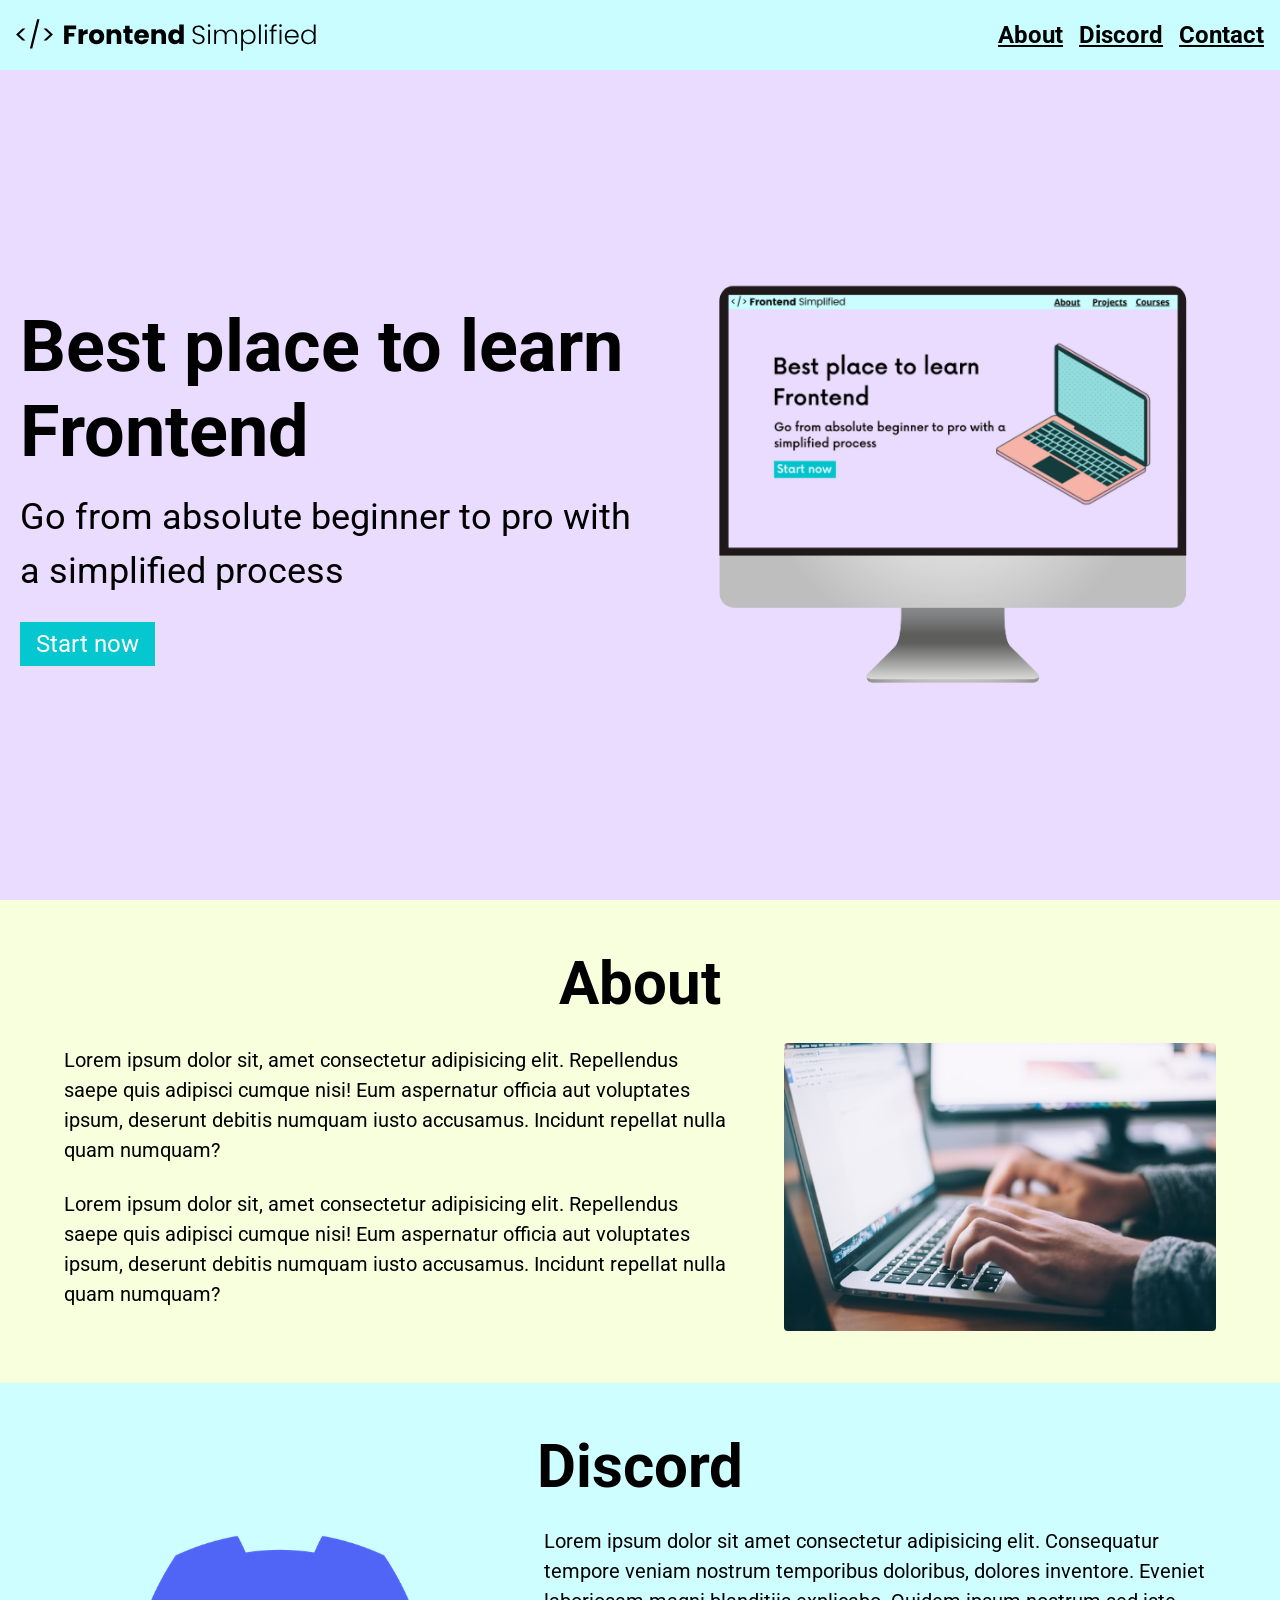
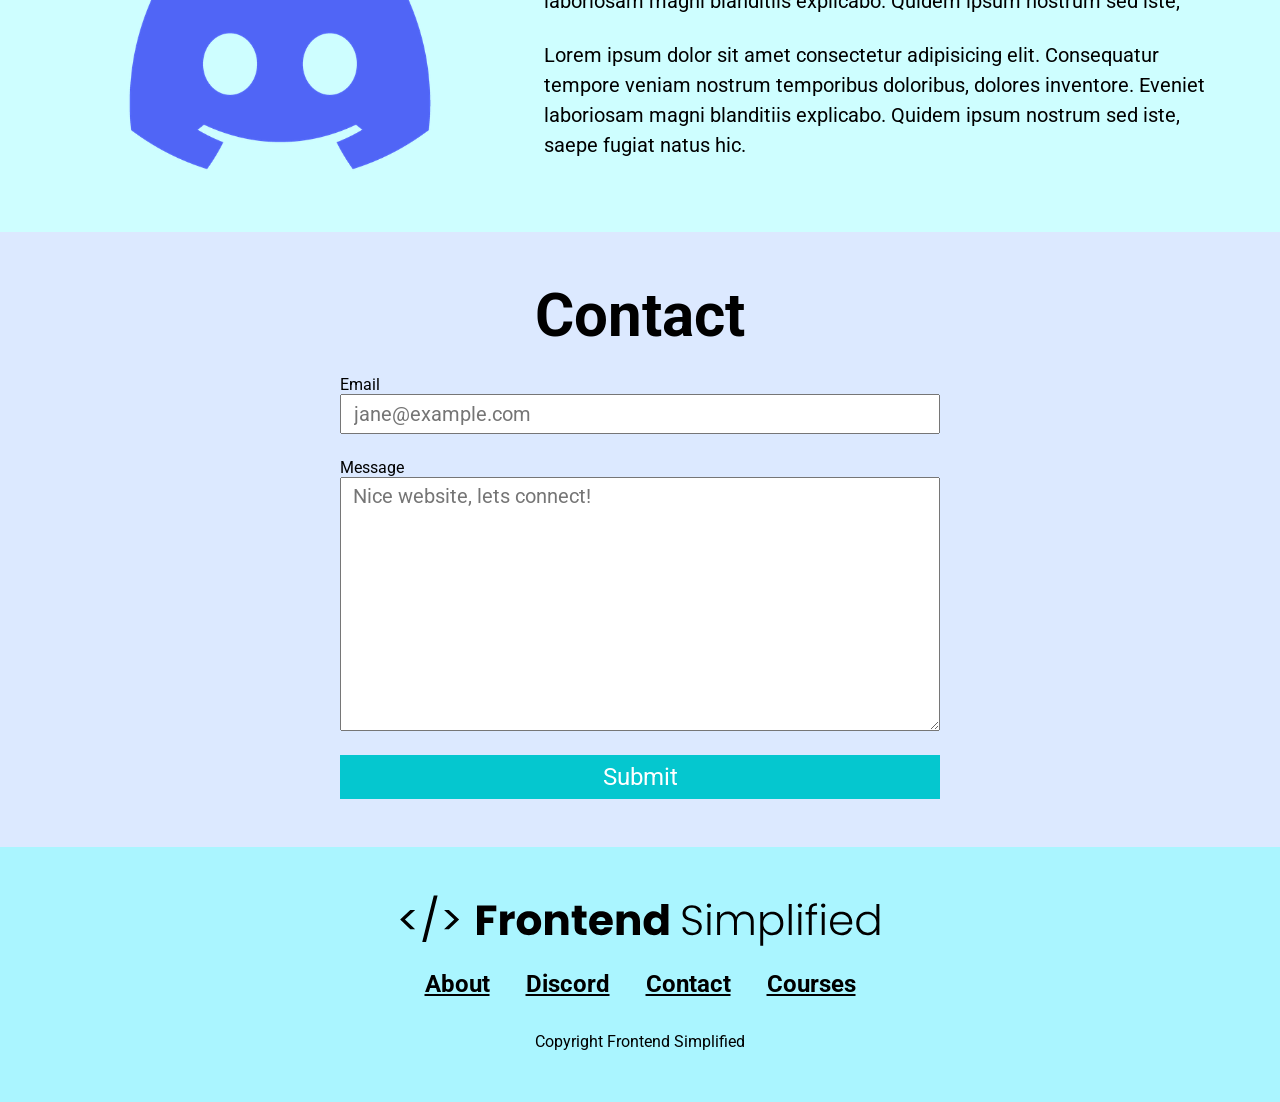
<file: Responsive CSS/index.html>
<!DOCTYPE html>
<html lang="en">

<head>
  <meta charset="UTF-8">
  <meta http-equiv="X-UA-Compatible" content="IE=edge">
  <meta name="viewport" content="width=device-width, initial-scale=1.0">
  <title>Document</title>
  <link rel="stylesheet" href="./style.css">
</head>

<body>
  <section>
    <nav>
      <img class="logo" src="./assets/FES.svg" alt="" />
      <ul>
        <li><a href="#about">About</a></li>
        <li><a href="#discord">Discord</a></li>
        <li><a href="#contact">Contact</a></li>
      </ul>
    </nav>
    <header>
      <div class="row">
        <div class="home__description">
          <h1>Best place to learn Frontend</h1>
          <p class="subheader">Go from absolute beginner to pro with a simplified process</p>
          <button>Start now</button>
        </div>
        <figure class="home__img--wrapper">
          <img class="home__img" src="./assets/laptop.png" alt="" />
        </figure>
      </div>
    </header>
  </section>

  <main>
    <section id="about">
      <h2>About</h2>
      <div class="section__description">
        <div class="section__description--wrapper">
          <p class="section__description--para">
            Lorem ipsum dolor sit, amet consectetur adipisicing elit. Repellendus saepe quis adipisci cumque nisi! Eum
            aspernatur officia aut voluptates ipsum, deserunt debitis numquam iusto accusamus. Incidunt repellat nulla
            quam numquam?
          </p>
          <p class="section__description--para">
            Lorem ipsum dolor sit, amet consectetur adipisicing elit. Repellendus saepe quis adipisci cumque nisi! Eum
            aspernatur officia aut voluptates ipsum, deserunt debitis numquam iusto accusamus. Incidunt repellat nulla
            quam numquam?
          </p>
        </div>
        <figure class="about__img--wrapper">
          <img src="./assets/about.jpg" alt="" />
        </figure>
      </div>
    </section>

    <section id="discord">
      <h2>Discord</h2>
      <div class="section__description">
        <figure class="about__img--wrapper">
          <img src="./assets/discord.png" alt="" />
        </figure>
        <div class="section__description--wrapper">
          <p class="section__description--para">Lorem ipsum dolor sit amet consectetur adipisicing elit. Consequatur
            tempore veniam nostrum temporibus
            doloribus, dolores inventore. Eveniet laboriosam magni blanditiis explicabo. Quidem ipsum nostrum sed iste,
          <p class="section__description--para">Lorem ipsum dolor sit amet consectetur adipisicing elit. Consequatur
            tempore veniam nostrum temporibus
            doloribus, dolores inventore. Eveniet laboriosam magni blanditiis explicabo. Quidem ipsum nostrum sed iste,
            saepe fugiat natus hic.</p>
        </div>

      </div>
    </section>

    <section id="contact">
      <h2>Contact</h2>
      <form action="">
        <span>Email</span>
        <input type="email" placeholder="jane@example.com" />
        <span>Message</span>
        <textarea name="" id="" cols="30" rows="10" placeholder="Nice website, lets connect!"></textarea>
        <button>Submit</button>
      </form>
    </section>
  </main>

  <footer>
    <img class="footer__logo" src="./assets/FES.svg" alt="" />
    <div class="footer__links">
      <a class="footer__link" href="#about">About</a>
      <a class="footer__link" href="#discord">Discord</a>
      <a class="footer__link" href="#contact">Contact</a>
      <a class="footer__link" href="">Courses</a>
    </div>
    <p>Copyright Frontend Simplified</p>
  </footer>
</body>

</html>
</file>
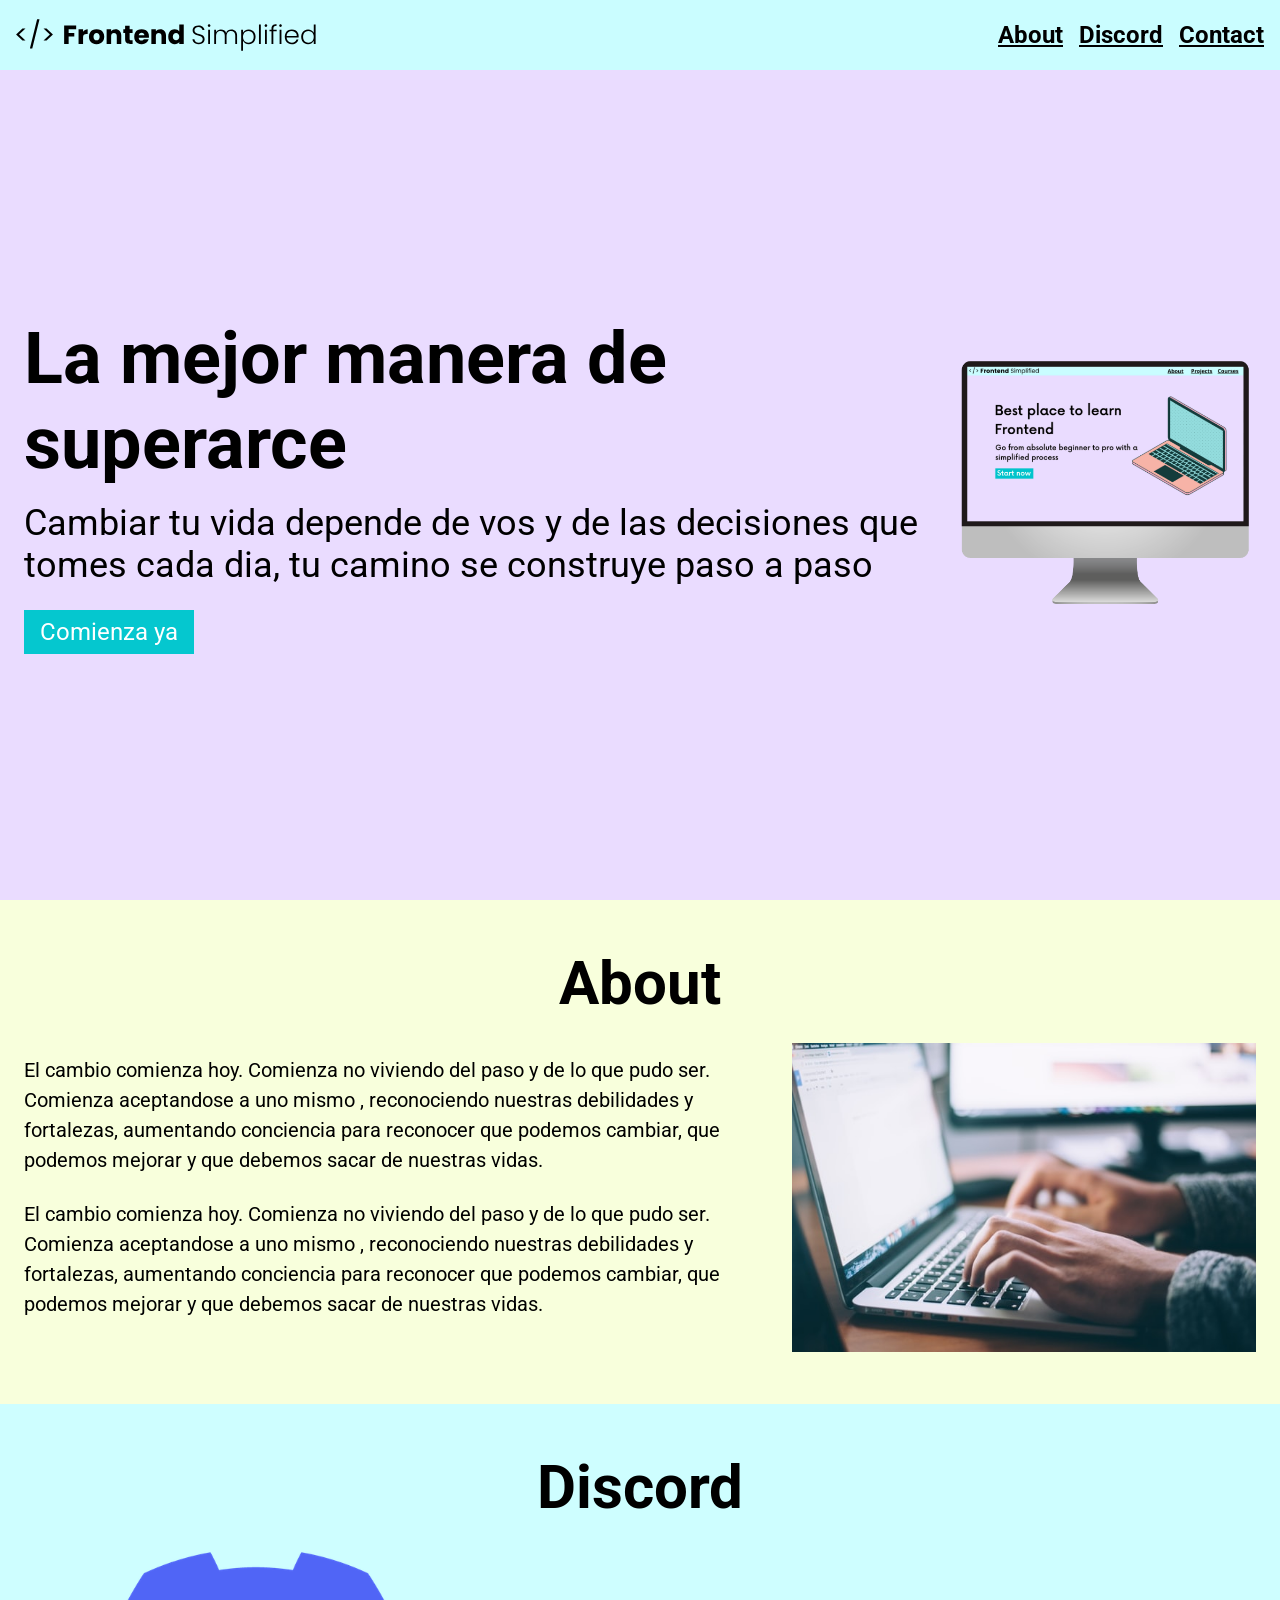
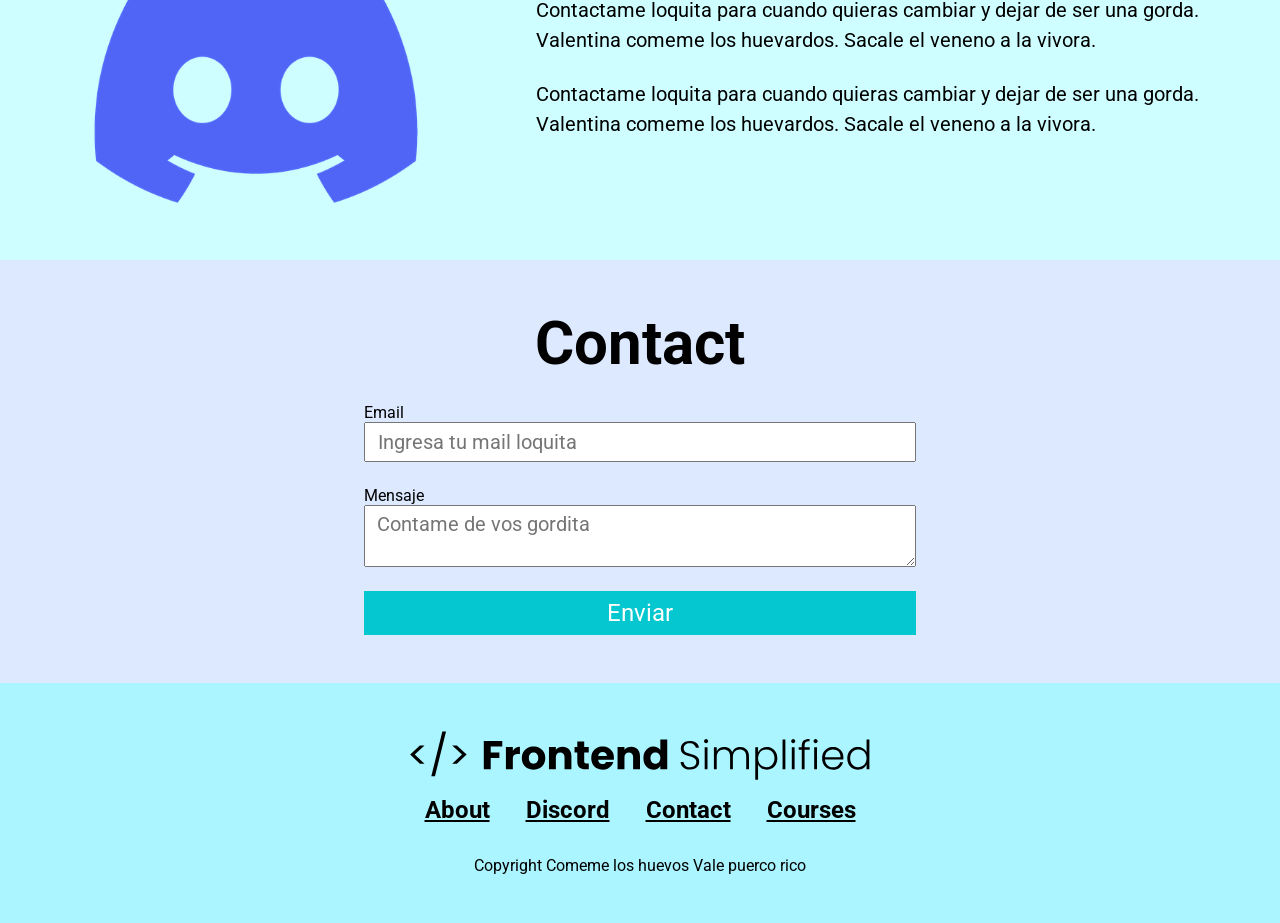
<file: pagina12.html>
<!DOCTYPE html>
<html lang="en">
<head>
    <meta charset="UTF-8">
    <meta name="viewport" content="width=device-width, initial-scale=1.0">
    <title>Document</title>
    <link rel="stylesheet" href="./pagina12.css">
</head>
<body>
    <section>
        <nav>
            <img src="./HTML Practise Assets/FES.svg" class="logo" alt="">
            <ul>
                <li><a href="#about">About</a></li>
                <li><a href="#discord">Discord</a></li>
                <li><a href="#contact">Contact</a></li>
            </ul>
        </nav>
        <header>
          <div class="row">
             <div class="home__description">
                <h1>La mejor manera de superarce</h1>
                <p class="subtitle">Cambiar tu vida depende de vos y de las decisiones que tomes cada dia, tu camino se construye paso a paso</p>
                <button class="home__description--button">Comienza ya </button>
             </div>
             <figure>
                <img src="./HTML Practise Assets/laptop.png" alt="Home Page Img">
             </figure>
          </div>
        </header>
    </section>

    <main>
        
      <section id="about">
          <h2>About</h2>
        <div class="row">
          <div class="section__description">
          <div class="section__description--wrapper">
            <p class="about__parrafo">El cambio comienza hoy.
               Comienza no viviendo del paso y de lo que pudo ser.
               Comienza aceptandose a uno mismo , reconociendo nuestras debilidades y fortalezas, aumentando conciencia para reconocer que podemos cambiar, que podemos mejorar y que debemos sacar de nuestras vidas.
            </p>
            <p class="about__parrafo">El cambio comienza hoy.
               Comienza no viviendo del paso y de lo que pudo ser.
               Comienza aceptandose a uno mismo , reconociendo nuestras debilidades y fortalezas, aumentando conciencia para reconocer que podemos cambiar, que podemos mejorar y que debemos sacar de nuestras vidas.
            </p>
          </div> 
          <figure class="about__imagen--wrapper">
            <img src="./HTML Practise Assets/about.jpg" alt="">
          </figure>
          </div>
        </div>
      </section>  
        
      <section id="discord">
          <h2>Discord</h2>
       <div class="section__description">
            <figure class="about__imagen--wrapper">
              <img src="./HTML Practise Assets/discord.png" alt="">
            </figure>
          <div class="section__description--wrapper">
            <p class="about__parrafo">Contactame loquita para cuando quieras cambiar y dejar de ser una gorda.
               Valentina comeme los huevardos.
               Sacale el veneno a la vivora.</p>  
            <p class="about__parrafo">Contactame loquita para cuando quieras cambiar y dejar de ser una gorda.
               Valentina comeme los huevardos.
               Sacale el veneno a la vivora.</p>
          </div>
       </div>
      </section>

      <section id="contact">
          <h2>Contact</h2>
          <form>
            <span>Email</span>
            <input type="email" placeholder="Ingresa tu mail loquita">
            <span>Mensaje</span>
            <textarea type="text" placeholder="Contame de vos gordita"></textarea>
          <button>Enviar</button>
          </form>   
      </section>

    </main>

    <footer>
        <img class="footer__logo" src="./HTML Practise Assets/FES.svg" alt="">
        <div class="footer__link">
            <a class="footer__link" href="Cotact">About</a>
            <a class="footer__link" href="Cotact">Discord</a>
            <a class="footer__link" href="Cotact">Contact</a>
            <a class="footer__link" href="Cotact">Courses</a>
        </div>
        <p>Copyright Comeme los huevos Vale puerco rico</p>
    </footer>
</body>
</html>
</file>
<file: Responsive CSS/style.css>
@import url('https://fonts.googleapis.com/css2?family=Roboto:wght@300;400;500;700&display=swap');
* {
  font-family: 'Roboto', sans-serif;
  padding: 0;
  margin: 0;
  box-sizing: border-box;
}

html {
  scroll-behavior: smooth;
}

nav {
  display: flex;
  justify-content: space-between;
  align-items: center;
  padding: 0px 16px;
  height: 70px;
  background-color: #CAFDFF;
}

header {
  background-color: #EADCFF;
  min-height: calc(100vh - 70px);
  padding: 20px;
  display: flex;
  align-items: center;
  justify-content: center;
}

img {
  width: 100%;
  border-radius: 4px;
}

button {
  background-color: #05C7CF;
  color: white;
  padding: 8px 16px;
  font-size: 24px;
  border: none;
  cursor: pointer;
}

p {
  line-height: 1.5;
}

h1 {
  font-size: 72px;
}

main section,
footer {
  padding: 48px 0;
}

.row {
  width: 100%;
  max-width: 1300px;
  display: flex;
  align-items: center;
  justify-content: center;
}

.subheader {
  font-size: 36px;
  margin: 16px 0 24px 0;
}

ul {
  display: flex;
}

a {
  color: #000;
  font-weight: bold;
  font-size: 24px;
}

li {
  list-style-type: none;
  padding-left: 16px;
}

.logo {
  width: 300px;
}

.home__description,
.home__img--wrapper {
  width: 50%;
}

.home__img--wrapper {
  display: flex;
  justify-content: center;
}

.home__img {
  width: 80%;
}

/* 

  ABOUT 
  
*/

h2 {
  font-size: 60px;
  text-align: center;
  margin-bottom: 24px;
}

#about {
  background-color: #F8FFDC;
}

.section__description {
  display: flex;
  align-items: center;
  justify-content: center;
  max-width: 1200px;
  margin: 0 auto;
}

.about__img--wrapper {
  width: 40%;
  padding: 0 24px;
}

.section__description--wrapper {
  width: 60%;
  padding: 0 24px;
}

.section__description--para {
  font-size: 20px;
  margin-bottom: 24px;
}

/* 

  DISCORD 
  
*/

#discord {
  background-color: #CEFEFF;
}

/* 

  CONTACT 
  
*/

#contact {
  background-color: #DCE9FF;
}

form {
  max-width: 600px;
  margin: 0 auto;
  display: flex;
  flex-direction: column;
}

input, textarea {
  font-size: 20px;
  margin-bottom: 24px;
  padding: 6px 12px;
}

input {
  height: 40px;
}

/* 

  FOOTER 

*/

footer {
  background-color: #AAF5FF;
  display: flex;
  flex-direction: column;
  align-items: center;
}

.footer__logo {
  max-width: 480px;
  margin-bottom: 24px;
}

.footer__link {
  padding: 0 16px;
}

.footer__links {
  margin-bottom: 32px;
}

@media (max-width: 768px) {
  .row {
    flex-direction: column;
  }
  
  .home__description, .home__img--wrapper {
    width: 100%;
  }

  nav ul {
    display: none;
  }

  .home__description {
    margin-bottom: 24px;
    display: flex;
    flex-direction: column;
    align-items: center;
  }

  h1 {
    text-align: center;
    font-size: 60px;
  }

  .subheader {
    text-align: center;
    font-size: 28px;
  }

  .section__description {
    flex-direction: column;
  }

  .section__description--wrapper,
  .about__img--wrapper {
    width: 100%;
  }

  #discord .section__description {
    flex-direction: column-reverse;
  }

  form {
    padding: 0 24px;
  }

  footer {
    padding: 48px 24px;
  }

  .footer__logo {
    max-width: 400px;
  }

  .footer__link {
    padding: 0 8px;
    font-size: 18px;
  }
}

@media (max-width: 480px) {
  .footer__logo {
    max-width: 320px;
  }

  .footer__link {
    font-size: 16px;
  }
}
</file>
<file: pagina12.css>
@import url('https://fonts.googleapis.com/css2?family=Roboto:ital,wght@0,100..900;1,100..900&display=swap');

*{
    padding: 0;
    margin: 0;
    box-sizing: border-box;
    font-family: "Roboto", sans-serif;
 }

 nav {
    height: 70px;
    display: flex;
    justify-content: space-between;
    align-items: center;
    padding: 0px 16px;
    background-color: #cafdff;
 }

 header{
    background-color: #eadcff;
    height:  calc(100vh - 70px);
    padding: 24px;
    display: flex;
    align-items: center;
    justify-content: center;
 }

 h1{ 
    font-size: 72px;
 }

 .subtitle{
    font-size: 36px;
    margin: 16px 0px 24px 0px;
 }

 button{
    background-color: #05c7cf;
    color: white;
    border: none;
    padding: 8px 16px;
    font-size: 24px;
    cursor: pointer;
 }

 a{
    color: black;
    font-size: 24px;
    font-weight: 700;
 }

 .logo{
    width: 300px;
 }

 ul{
    display: flex;
 }

 li{
    list-style-type: none;
    padding-left: 16px;
 }

 .row{
    width: 100%;
    max-width: 1300px;
    display: flex;
    align-items: center;
    justify-content: center;
    margin: 0 auto;
 }

#about,
#discord,
#contact,
footer{
   padding: 48px 0px;
}

/*
#about
*/

 #about{
      background-color: #f8ffdc;
 }

 h2{
   font-size: 60px;
   text-align: center;
   margin-bottom: 24px;
}


.section__description{
   display: flex;
   justify-content: center;
   align-items: center;
}

.about__imagen--wrapper{
   width: 40%;
   padding: 0 24px;
}

img{
   width: 100%;
}

.section__description--wrapper{
   width: 60%;
   padding: 0px 24px;
}

.about__parrafo{
   font-size: 20px;
   line-height: 1.5;
   margin-bottom: 24px;
}

/*
#discord
*/

#discord{
   background-color: #cefeff;
}

/*
#contact
*/

#contact{
   background-color: #dce9ff;
}

form{
   width: 100%;
   max-width: 600px;
   display: flex;
   flex-direction: column;
   margin: 0 auto;
   padding: 0 24px;
}

input,textarea{
   margin-bottom: 24px;
   font-size: 20px;
   padding: 6px 12px;
}

/*
#footer
*/

footer{
   background-color: #aaf5ff;
   display: flex;
   flex-direction: column ;
   align-items: center;
}

.footer__logo{
   max-width: 460px;
   margin-bottom: 16px;
}

.footer__link{
   margin-bottom: 32px;
}

.footer__link{
   padding: 0 16px;
}

@media (max-width: 728px) {
   .row { 
      flex-direction: column;
   }

   .home__description{
     margin-bottom: 24px;
     display: flex;
     flex-direction: column;
     align-items: center;
   }

   .home__description--button{
      max-width: 240px;
   }

   h1{
      text-align: center;
      font-size: 60px;
   }

   .subtitle {
      font-size: 28px;
      text-align: center;
   }

   ul {
      display: none;
   }

   .section__description{
      flex-direction: column;
      align-items: center;
   }

   .section__description--wrapper{
      width: 100%;
   }

   .about__imagen--wrapper{
      width: 100%;
   }

   #discord .section__description{
      flex-direction: column-reverse;
   }
   
   footer{
      padding: 48px 24px;
   }

   .footer__logo {
      max-width: 360px;
   }

   .footer__link{
      padding: 0 4px;
      font-size: 18px;
      margin-bottom: 24px;
   }
}
</file>
